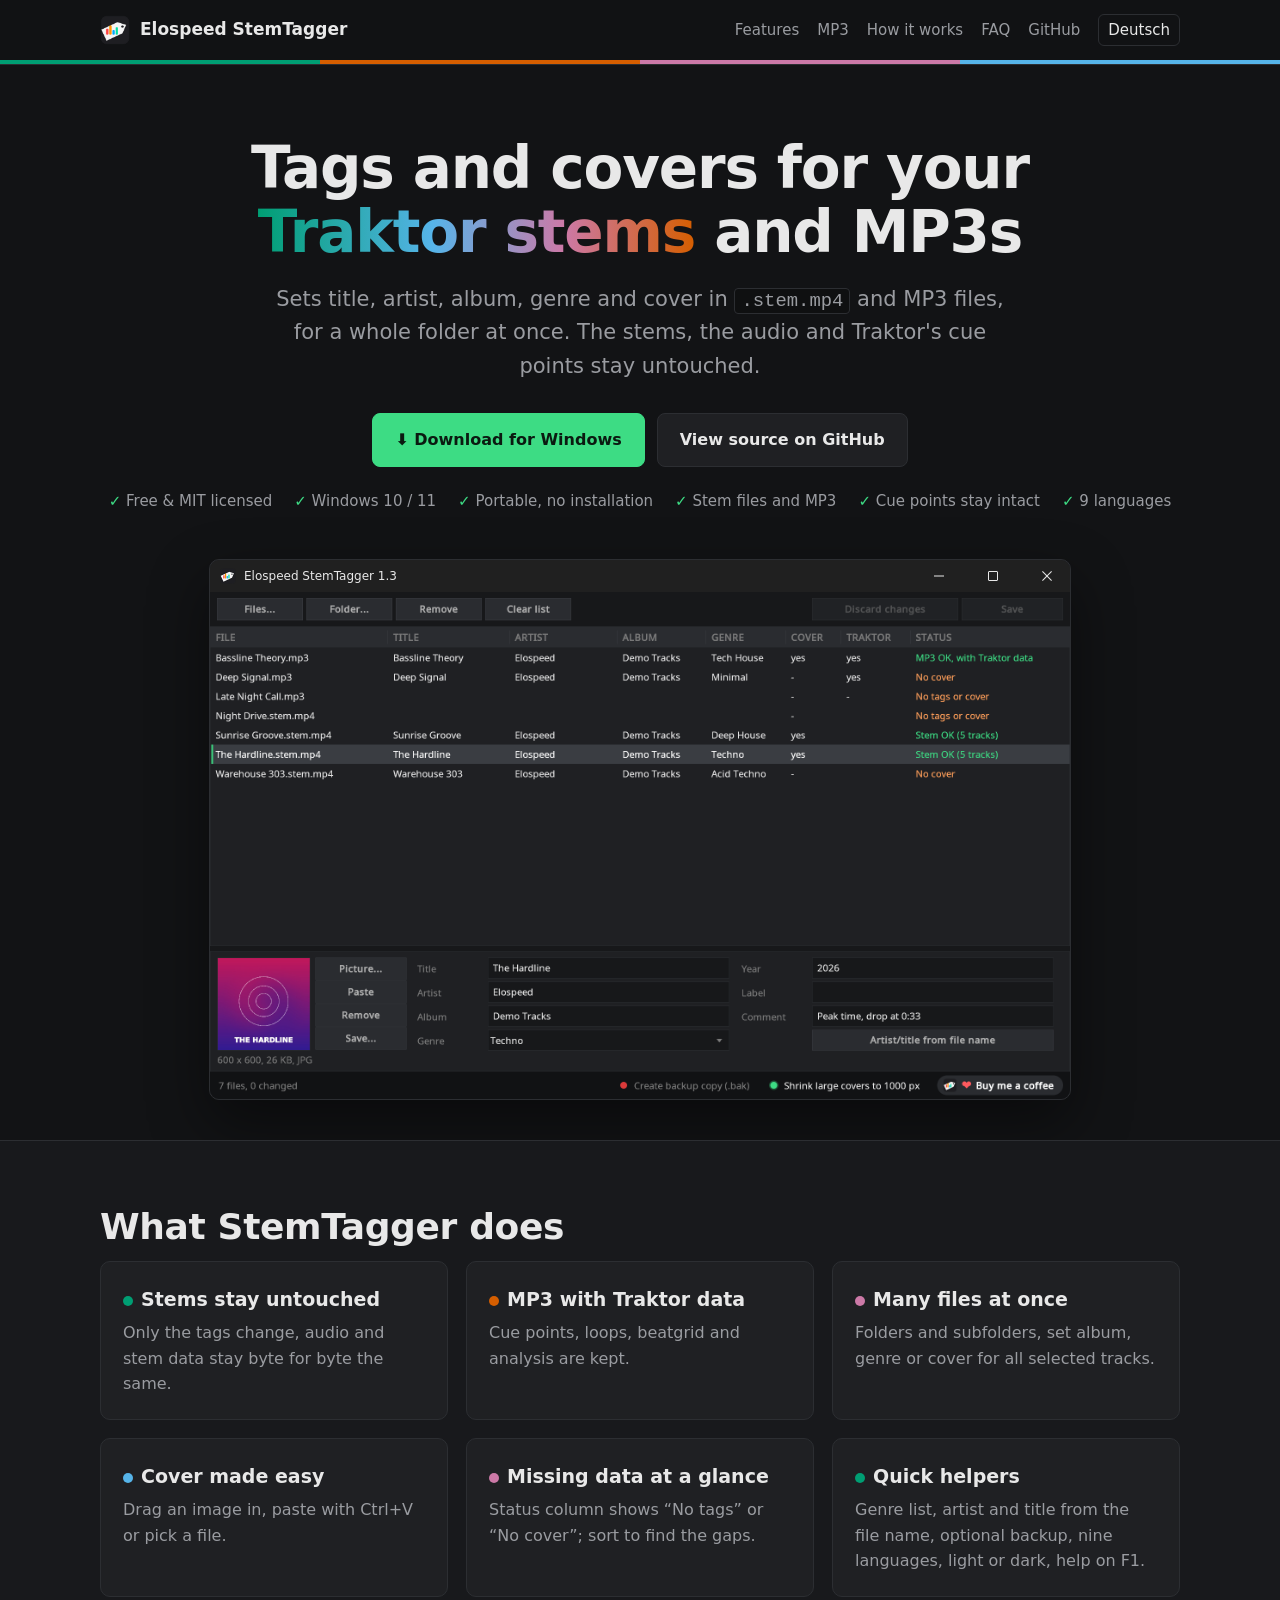
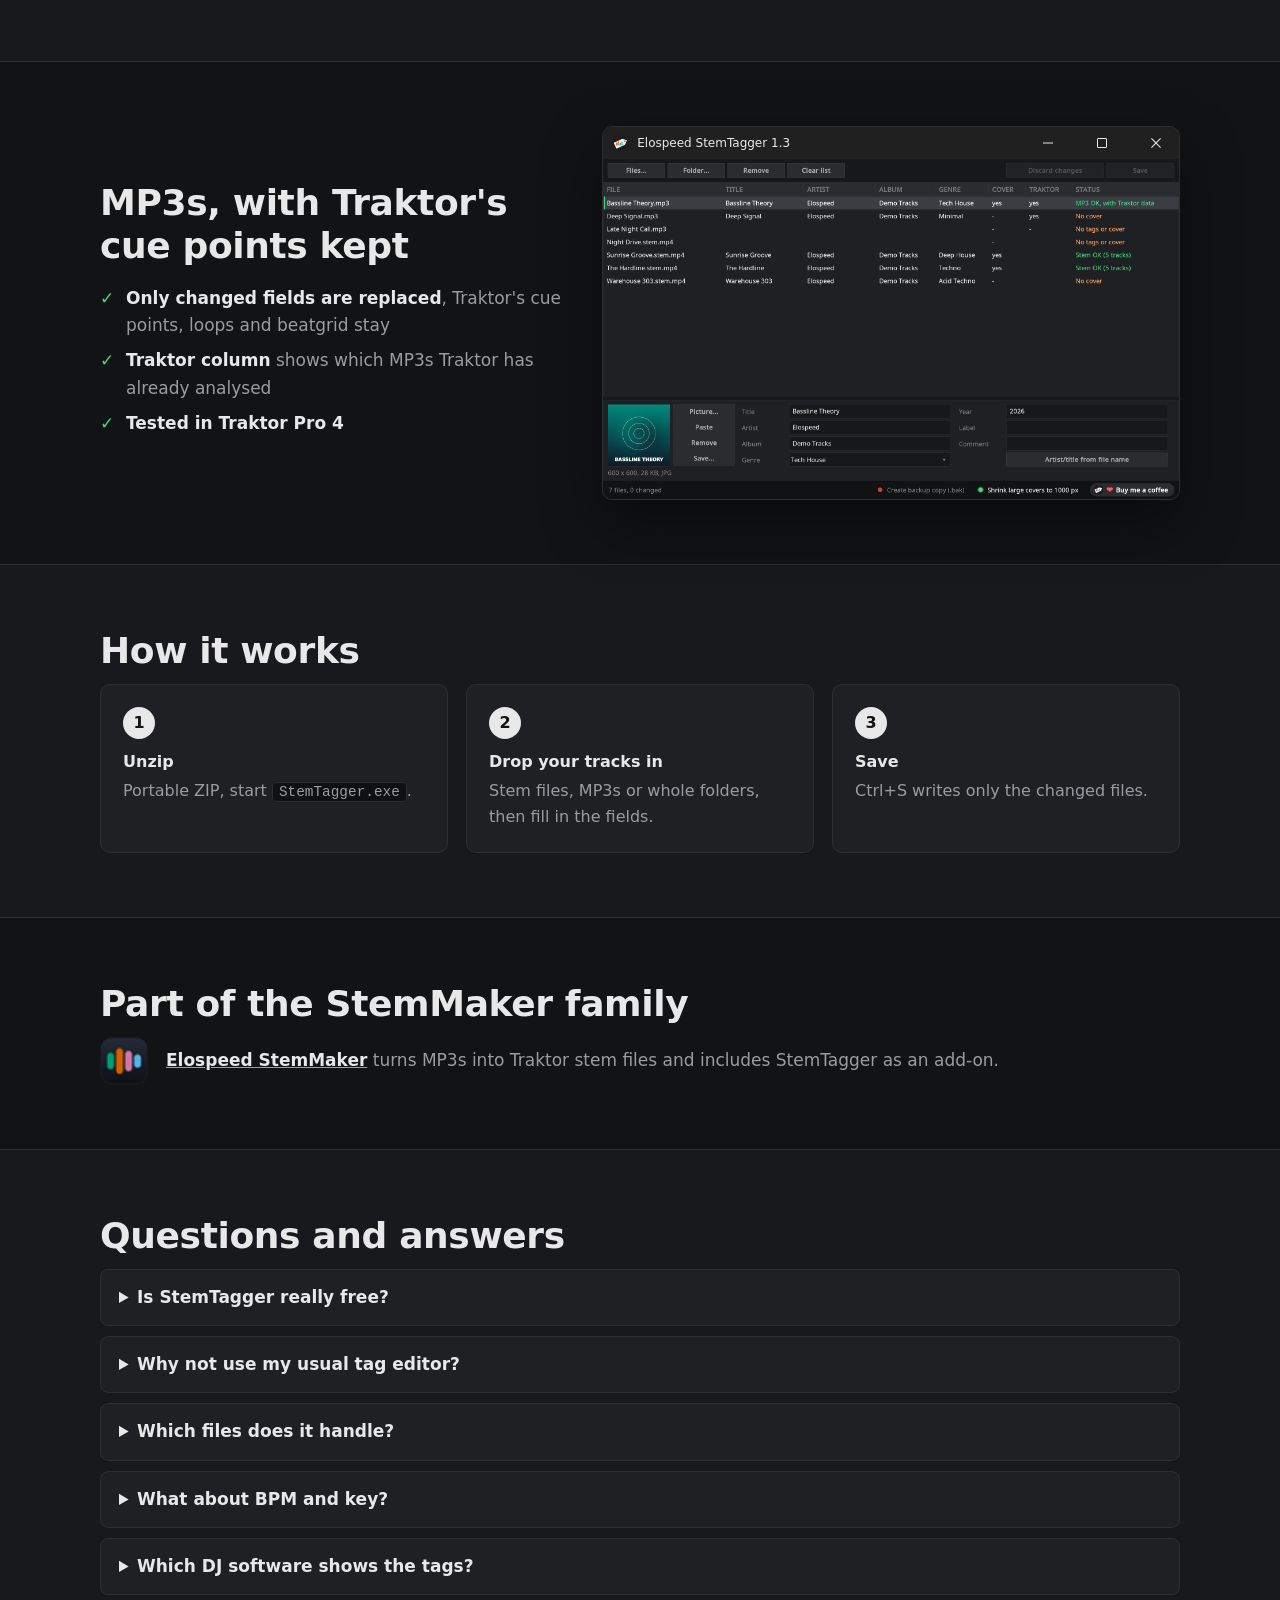
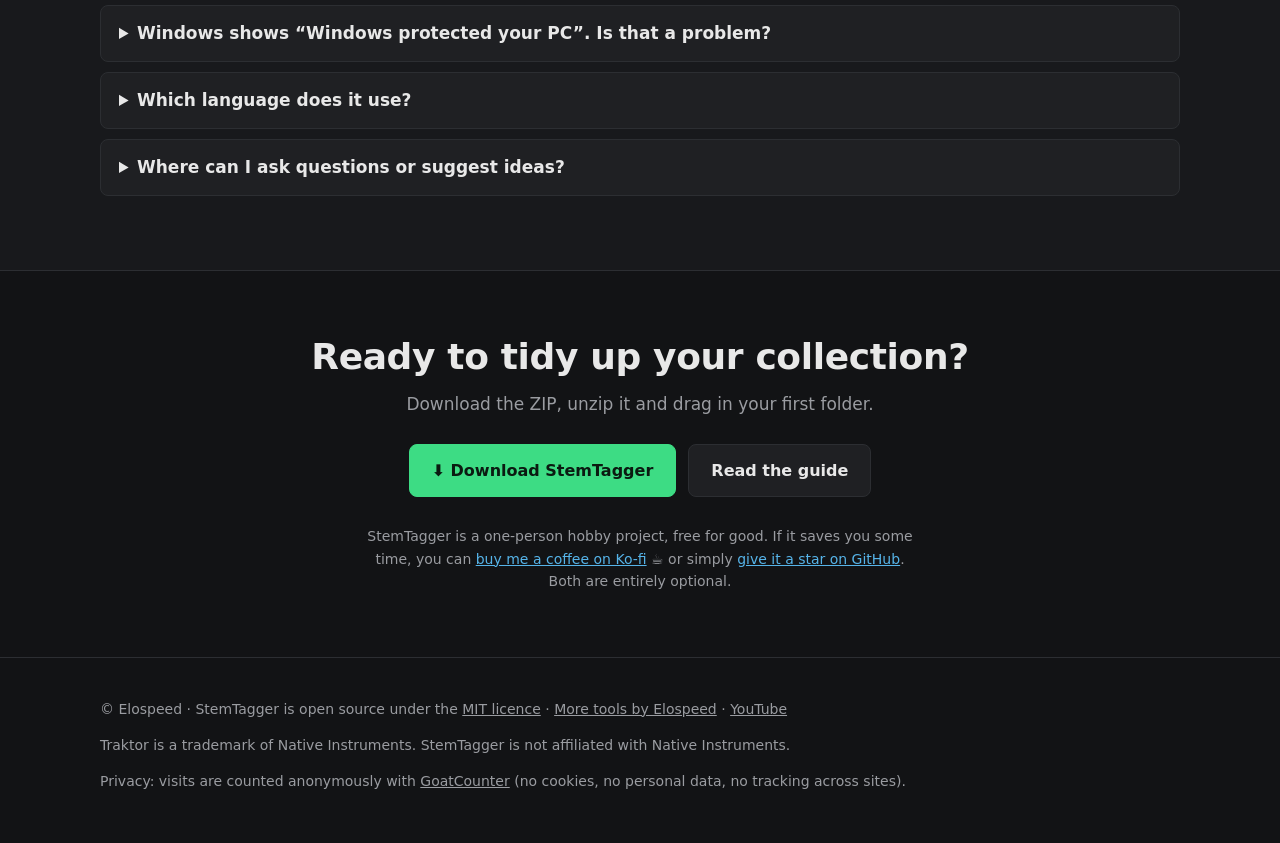
<file: site/index.html>
<!doctype html>
<html lang="en">
<head>
<meta charset="utf-8">
<meta name="viewport" content="width=device-width, initial-scale=1">
<title>StemTagger – free tag and cover editor for Traktor stems and MP3</title>
<meta name="description" content="Elospeed StemTagger sets title, artist, album, genre and cover art in Traktor stem files (.stem.mp4) and MP3s without breaking the stems or Traktor's cue points. Free, open source, portable, for Windows.">
<meta name="keywords" content="stem.mp4 tags, Traktor stems tag editor, stem file cover art, MP3 tag editor Traktor cue points, Traktor Pro 4, Mixxx stems, DJ, ID3, Windows, free, open source">
<meta name="author" content="Elospeed">
<meta name="robots" content="index, follow">
<link rel="canonical" href="https://elospeed.github.io/StemTagger/">
<link rel="alternate" hreflang="en" href="https://elospeed.github.io/StemTagger/">
<link rel="alternate" hreflang="de" href="https://elospeed.github.io/StemTagger/de/">
<link rel="alternate" hreflang="x-default" href="https://elospeed.github.io/StemTagger/">
<meta name="theme-color" content="#121315">
<link rel="icon" type="image/png" href="img/icon-192.png">
<link rel="apple-touch-icon" href="img/icon-192.png">

<meta property="og:type" content="website">
<meta property="og:site_name" content="Elospeed StemTagger">
<meta property="og:title" content="StemTagger – tags and covers for Traktor stems and MP3s">
<meta property="og:description" content="Set title, artist, genre and cover in .stem.mp4 and MP3 files. The stems and Traktor's cue points stay untouched. Free and open source for Windows.">
<meta property="og:url" content="https://elospeed.github.io/StemTagger/">
<meta property="og:image" content="https://elospeed.github.io/StemTagger/img/og-image.png">
<meta property="og:image:width" content="1200">
<meta property="og:image:height" content="630">
<meta property="og:locale" content="en_US">
<meta property="og:locale:alternate" content="de_DE">
<meta name="twitter:card" content="summary_large_image">
<meta name="twitter:title" content="StemTagger – tags and covers for Traktor stems and MP3s">
<meta name="twitter:description" content="Set title, artist, genre and cover in .stem.mp4 and MP3 files. The stems and Traktor's cue points stay untouched. Free and open source for Windows.">
<meta name="twitter:image" content="https://elospeed.github.io/StemTagger/img/og-image.png">

<link rel="stylesheet" href="style.css">

<script>
  // Sprache: deutscher Browser -> deutsche Seite, alle anderen bleiben hier.
  // Wer oben die Sprache umschaltet, behält seine Wahl (gilt für alle Elospeed-Seiten).
  (function () {
    var wahl = null;
    try { wahl = localStorage.getItem('elospeed-lang'); } catch (e) {}
    var browser = (navigator.languages && navigator.languages[0]) || navigator.language || '';
    if (wahl === 'de' || (!wahl && /^de\b/i.test(browser))) location.replace('de/' + location.hash);
  })();
</script>

<script type="application/ld+json">
{
  "@context": "https://schema.org",
  "@type": "SoftwareApplication",
  "name": "Elospeed StemTagger",
  "operatingSystem": "Windows 10, Windows 11 (64-bit)",
  "applicationCategory": "MultimediaApplication",
  "description": "Tag and cover editor for Traktor stem files (.stem.mp4) and MP3 files. Only the tags are rewritten: the stems, the audio and Traktor's own data (cue points, beatgrid) stay byte for byte the same.",
  "url": "https://elospeed.github.io/StemTagger/",
  "downloadUrl": "https://github.com/Elospeed/StemTagger/releases/latest",
  "softwareVersion": "1.3",
  "license": "https://opensource.org/licenses/MIT",
  "isAccessibleForFree": true,
  "offers": { "@type": "Offer", "price": "0", "priceCurrency": "USD" },
  "author": { "@type": "Organization", "name": "Elospeed", "url": "https://github.com/Elospeed" },
  "screenshot": "https://elospeed.github.io/StemTagger/img/stemtagger-en.png"
}
</script>
</head>
<body>

<header class="top">
  <div class="wrap">
    <a class="brand" href="./"><img src="img/icon-192.png" alt="" width="30" height="30">Elospeed StemTagger</a>
    <nav>
      <a class="hide-m" href="#features">Features</a>
      <a class="hide-m" href="#mp3">MP3</a>
      <a class="hide-m" href="#how">How it works</a>
      <a class="hide-m" href="#faq">FAQ</a>
      <a class="hide-m" href="https://github.com/Elospeed/StemTagger">GitHub</a>
      <a class="lang" href="de/" hreflang="de" lang="de" onclick="try{localStorage.setItem('elospeed-lang','de')}catch(e){}">Deutsch</a>
    </nav>
  </div>
  <div class="stripes"><i></i><i></i><i></i><i></i></div>
</header>

<main>

<section class="hero">
  <div class="wrap">
    <h1>Tags and covers for your<br><span class="grad">Traktor stems</span> and MP3s</h1>
    <p class="lead">Sets title, artist, album, genre and cover in <code>.stem.mp4</code> and MP3 files, for a whole folder at once. The stems, the audio and Traktor's cue points stay untouched.</p>
    <div class="cta">
      <a class="btn primary" href="danke.html?f=zip">⬇ Download for Windows</a>
      <a class="btn" href="https://github.com/Elospeed/StemTagger">View source on GitHub</a>
    </div>
    <ul class="facts">
      <li>Free &amp; MIT licensed</li>
      <li>Windows 10 / 11</li>
      <li>Portable, no installation</li>
      <li>Stem files and MP3</li>
      <li>Cue points stay intact</li>
      <li>9 languages</li>
    </ul>
    <figure class="shot hero-shot">
      <div class="bar"><img src="img/icon-32.png" alt=""><span>Elospeed StemTagger 1.3</span><i class="min"></i><i class="max"></i><i class="cls"></i></div>
      <img src="img/stemtagger-en.png" width="1000" height="590" alt="StemTagger window in dark design: a list of stem files and MP3s with title, artist, album, genre, cover, Traktor data and status such as No cover or Stem OK, below the cover and the fields of the selected track">
    </figure>
  </div>
</section>

<section id="features" class="alt">
  <div class="wrap">
    <h2>What StemTagger does</h2>
    <div class="grid">
      <div class="card"><h3><span class="dot" style="background:var(--drums)"></span>Stems stay untouched</h3><p>Only the tags change, audio and stem data stay byte for byte the same.</p></div>
      <div class="card"><h3><span class="dot" style="background:var(--bass)"></span>MP3 with Traktor data</h3><p>Cue points, loops, beatgrid and analysis are kept.</p></div>
      <div class="card"><h3><span class="dot" style="background:var(--other)"></span>Many files at once</h3><p>Folders and subfolders, set album, genre or cover for all selected tracks.</p></div>
      <div class="card"><h3><span class="dot" style="background:var(--vox)"></span>Cover made easy</h3><p>Drag an image in, paste with Ctrl+V or pick a file.</p></div>
      <div class="card"><h3><span class="dot" style="background:var(--other)"></span>Missing data at a glance</h3><p>Status column shows “No tags” or “No cover”; sort to find the gaps.</p></div>
      <div class="card"><h3><span class="dot" style="background:var(--drums)"></span>Quick helpers</h3><p>Genre list, artist and title from the file name, optional backup, nine languages, light or dark, help on F1.</p></div>
    </div>
  </div>
</section>

<section id="mp3">
  <div class="wrap split">
    <div>
      <h2>MP3s, with Traktor's cue points kept</h2>
      <ul class="ticks">
      <li><strong>Only changed fields are replaced</strong>, Traktor's cue points, loops and beatgrid stay</li>
      <li><strong>Traktor column</strong> shows which MP3s Traktor has already analysed</li>
      <li><strong>Tested in Traktor Pro 4</strong></li>
    </ul>
    </div>
    <figure class="shot">
      <div class="bar"><img src="img/icon-32.png" alt=""><span>Elospeed StemTagger 1.3</span><i class="min"></i><i class="max"></i><i class="cls"></i></div>
      <img src="img/stemtagger-mp3-en.png" width="1000" height="590" alt="StemTagger with an MP3 selected: the Traktor column shows yes for MP3s with Traktor data, the status reads MP3 OK, with Traktor data, below the cover and tags of the MP3" loading="lazy">
    </figure>
  </div>
</section>

<section id="how" class="alt">
  <div class="wrap">
    <h2>How it works</h2>
    <ol class="steps">
      <li><strong>Unzip</strong>Portable ZIP, start <code>StemTagger.exe</code>.</li>
      <li><strong>Drop your tracks in</strong>Stem files, MP3s or whole folders, then fill in the fields.</li>
      <li><strong>Save</strong>Ctrl+S writes only the changed files.</li>
    </ol>
  </div>
</section>

<section>
  <div class="wrap">
    <h2>Part of the StemMaker family</h2>
    <div class="family">
      <img src="img/stemmaker-icon-32.png" alt="" width="48" height="48">
      <p><a href="https://elospeed.github.io/StemMaker/"><strong>Elospeed StemMaker</strong></a> turns MP3s into Traktor stem files and includes StemTagger as an add-on.</p>
    </div>
  </div>
</section>

<section id="faq" class="alt">
  <div class="wrap">
    <h2>Questions and answers</h2>
    <details>
      <summary>Is StemTagger really free?</summary>
      <p>Yes. StemTagger is open source under the MIT licence. There are no ads, no account and no paid version. If you like it, you can leave a voluntary donation on <a href="https://ko-fi.com/elospeed" data-goatcounter-click="kofi-stemtagger-seite-en">Ko-fi</a>.</p>
    </details>
    <details>
      <summary>Why not use my usual tag editor?</summary>
      <p>For normal MP3s that is often fine. Stem files are special: besides the master they contain four stem tracks and a block with stem names and colours. Some tag editors rewrite the whole file when saving and leave that block out, and Traktor then loads the file as a normal track. Some also drop Traktor's own data in MP3s (cue points, loops, beatgrid). StemTagger changes only the tag entries and checks the new file before it replaces the original.</p>
    </details>
    <details>
      <summary>Which files does it handle?</summary>
      <p>Traktor stem files (<code>.stem.mp4</code>) and MP3 files. Fields: title, artist, album, genre, year, label, comment and cover. Album artist, track number, BPM and key are kept as they are in the file.</p>
    </details>
    <details>
      <summary>What about BPM and key?</summary>
      <p>Traktor and Mixxx detect them during analysis. Values that are already in the file are kept.</p>
    </details>
    <details>
      <summary>Which DJ software shows the tags?</summary>
      <p>Tested by us with <strong>Traktor Pro 4</strong> and <strong>Mixxx 2.6 beta</strong>: title, artist, album, genre and cover show up, and the stem files still load as stems. Programs that already know a file may need to re-read its tags.</p>
    </details>
    <details>
      <summary>Windows shows “Windows protected your PC”. Is that a problem?</summary>
      <p>StemTagger is not digitally signed, because signing certificates cost money every year. Click “More info” and then “Run anyway”. The full source code is on GitHub, and you can check the download on VirusTotal or build it yourself.</p>
    </details>
    <details>
      <summary>Which language does it use?</summary>
      <p>Nine languages: English, German, Spanish and, since version 1.2, French, Portuguese (Brazil), Italian, Japanese, Dutch and Polish. The six new ones are machine translations that native speakers have not checked yet, so corrections are very welcome. On its own StemTagger follows the language of Windows and falls back to English. As a StemMaker add-on it uses the language you picked in StemMaker.</p>
    </details>
    <details>
      <summary>Where can I ask questions or suggest ideas?</summary>
      <p>In the <a href="https://github.com/Elospeed/StemMaker/discussions">GitHub Discussions</a> of StemMaker. You can attach screenshots and files there. Reading works without an account, writing needs a free GitHub account.</p>
    </details>
  </div>
</section>

<section>
  <div class="wrap" style="text-align:center">
    <h2>Ready to tidy up your collection?</h2>
    <p class="sub" style="margin:0 auto 26px">Download the ZIP, unzip it and drag in your first folder.</p>
    <div class="cta">
      <a class="btn primary" href="danke.html?f=zip">⬇ Download StemTagger</a>
      <a class="btn" href="https://github.com/Elospeed/StemTagger#readme">Read the guide</a>
    </div>
    <p class="support">StemTagger is a one-person hobby project, free for good. If it saves you some time, you can <a href="https://ko-fi.com/elospeed" data-goatcounter-click="kofi-stemtagger-seite-en">buy me a coffee on Ko-fi</a> ☕ or simply <a href="https://github.com/Elospeed/StemTagger">give it a star on GitHub</a>. Both are entirely optional.</p>
  </div>
</section>

</main>

<footer>
  <div class="wrap">
    <div>© Elospeed · StemTagger is open source under the <a href="https://github.com/Elospeed/StemTagger/blob/main/LICENSE">MIT licence</a> · <a href="https://elospeed.github.io/">More tools by Elospeed</a> · <a href="https://www.youtube.com/@elospeed">YouTube</a></div>
    <div>Traktor is a trademark of Native Instruments. StemTagger is not affiliated with Native Instruments.</div>
    <div>Privacy: visits are counted anonymously with <a href="https://www.goatcounter.com/help/privacy">GoatCounter</a> (no cookies, no personal data, no tracking across sites).</div>
  </div>
</footer>

<script data-goatcounter="https://elospeed.goatcounter.com/count" async src="https://gc.zgo.at/count.js"></script>
</body>
</html>
</file>
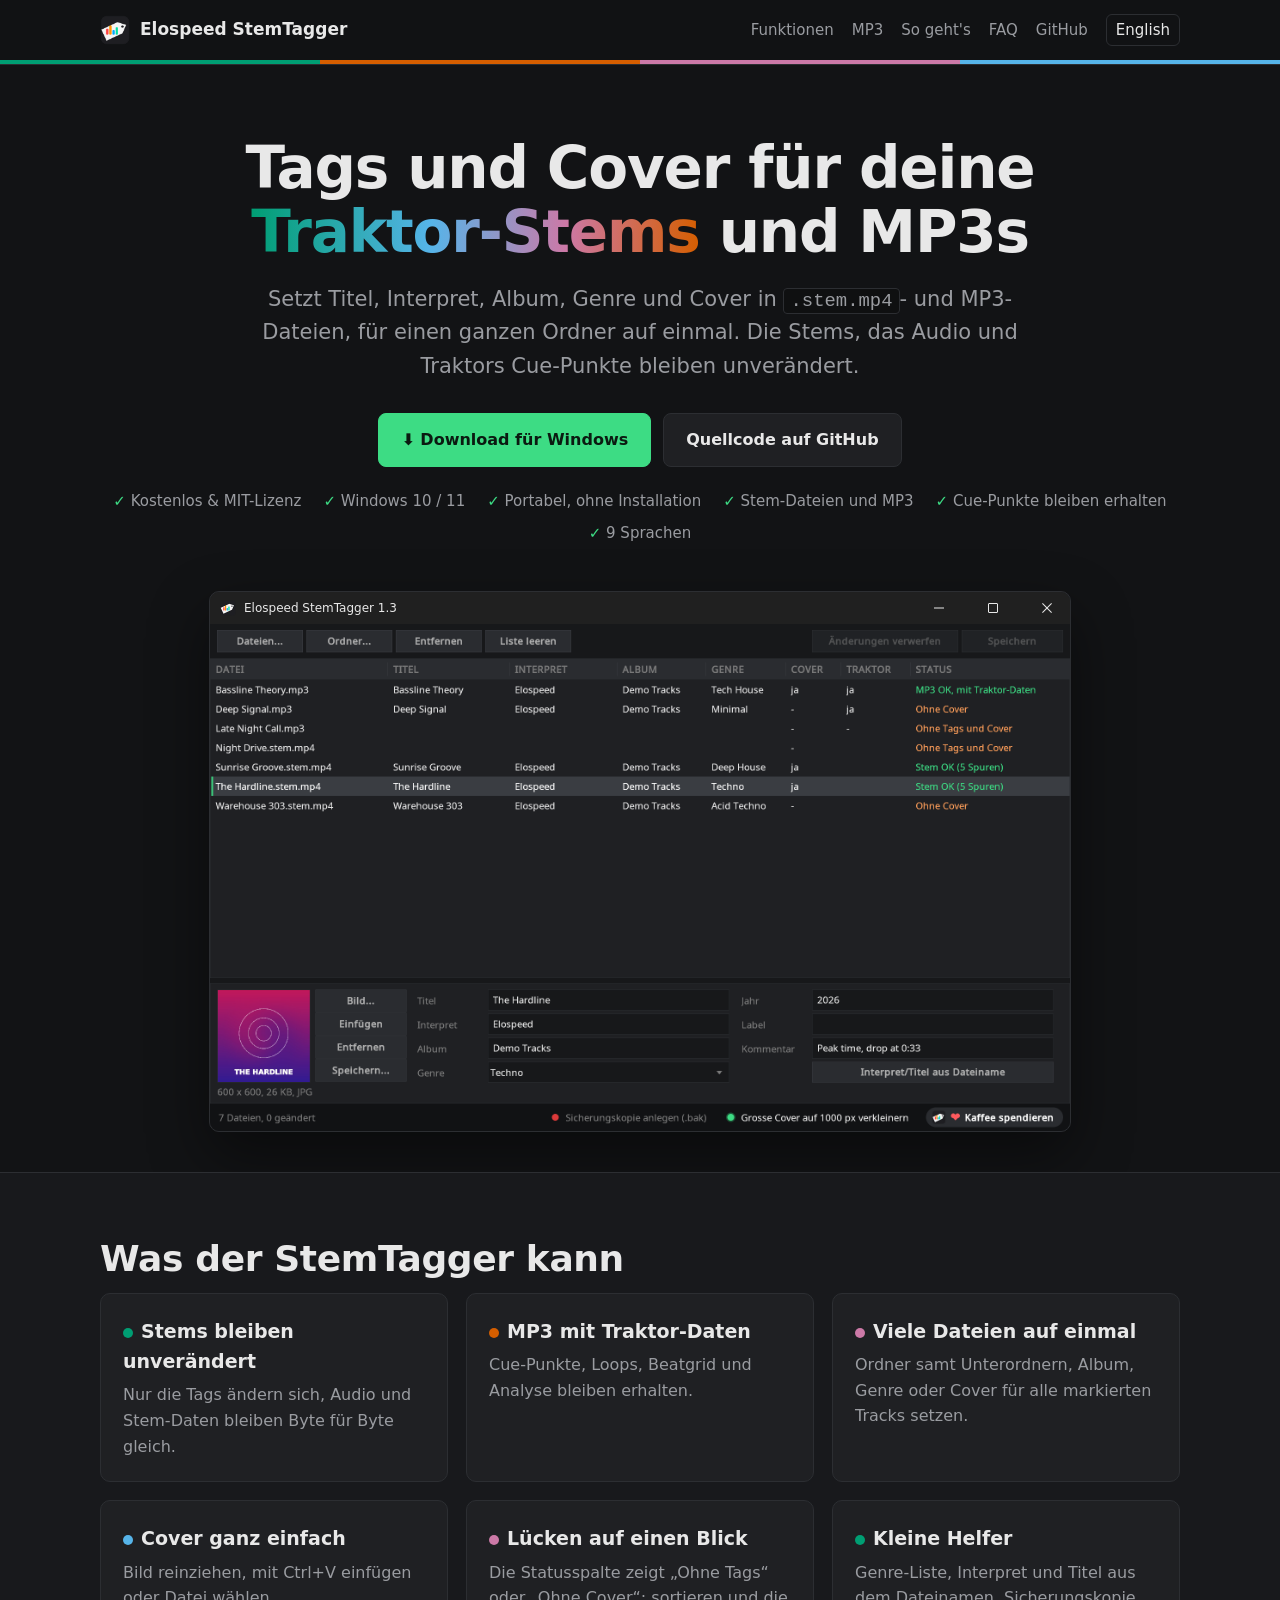
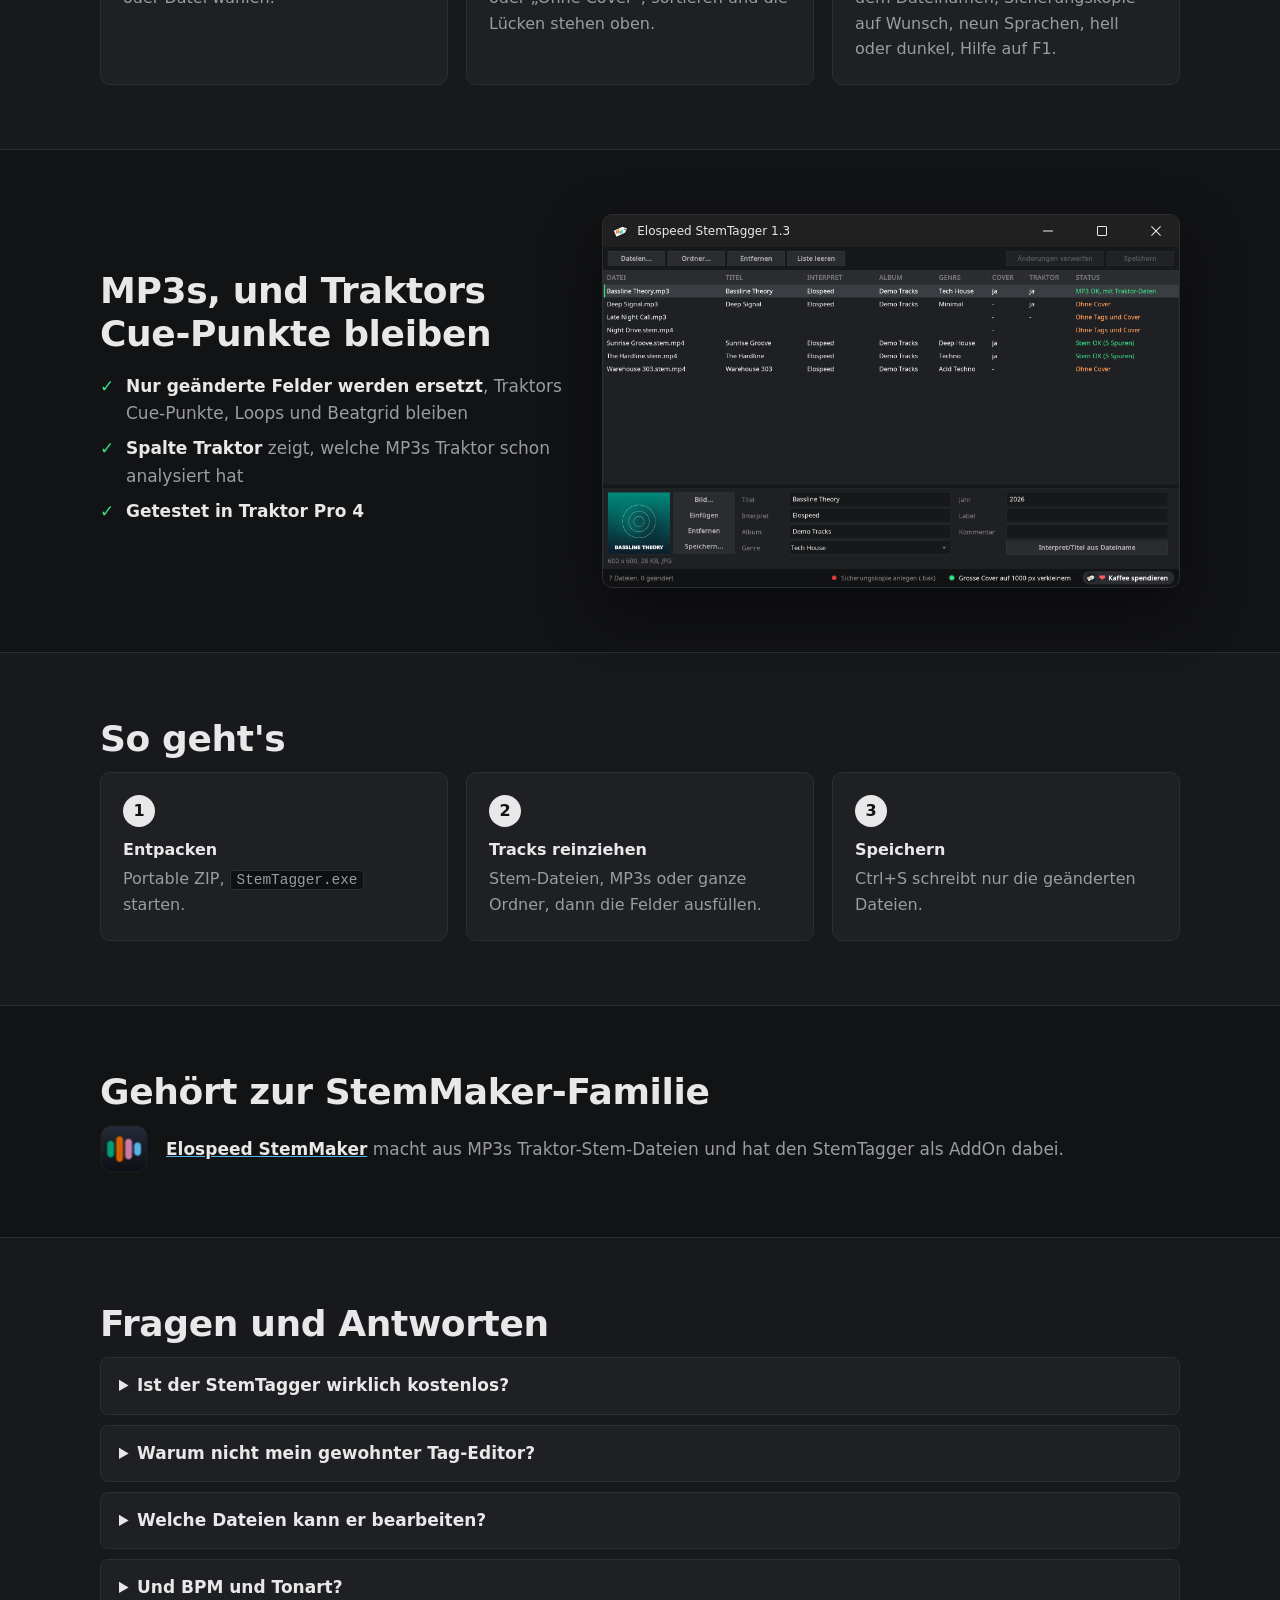
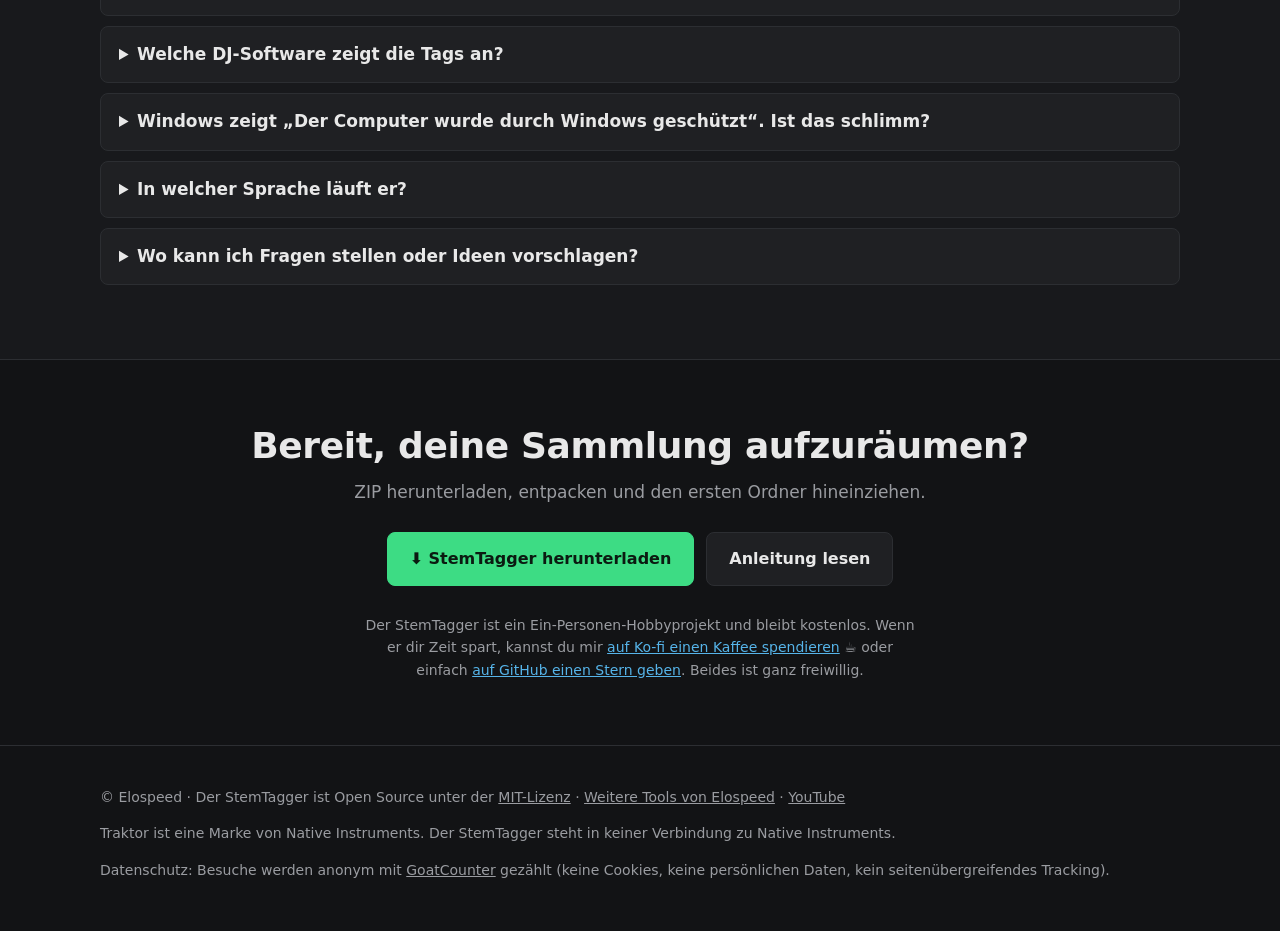
<file: site/de/index.html>
<!doctype html>
<html lang="de">
<head>
<meta charset="utf-8">
<meta name="viewport" content="width=device-width, initial-scale=1">
<title>StemTagger – kostenloser Tag- und Cover-Editor für Traktor-Stems und MP3</title>
<meta name="description" content="Elospeed StemTagger setzt Titel, Interpret, Album, Genre und Cover in Traktor-Stem-Dateien (.stem.mp4) und MP3s, ohne die Stems oder Traktors Cue-Punkte zu beschädigen. Kostenlos, Open Source, portabel, für Windows.">
<meta name="keywords" content="stem.mp4 Tags, Traktor Stems Tag-Editor, Cover Stem-Datei, MP3 Tags Traktor Cue-Punkte, Traktor Pro 4, Mixxx Stems, DJ, ID3, Windows, kostenlos, Open Source">
<meta name="author" content="Elospeed">
<meta name="robots" content="index, follow">
<link rel="canonical" href="https://elospeed.github.io/StemTagger/de/">
<link rel="alternate" hreflang="en" href="https://elospeed.github.io/StemTagger/">
<link rel="alternate" hreflang="de" href="https://elospeed.github.io/StemTagger/de/">
<link rel="alternate" hreflang="x-default" href="https://elospeed.github.io/StemTagger/">
<meta name="theme-color" content="#121315">
<link rel="icon" type="image/png" href="../img/icon-192.png">
<link rel="apple-touch-icon" href="../img/icon-192.png">

<meta property="og:type" content="website">
<meta property="og:site_name" content="Elospeed StemTagger">
<meta property="og:title" content="StemTagger – Tags und Cover für Traktor-Stems und MP3s">
<meta property="og:description" content="Titel, Interpret, Genre und Cover in .stem.mp4- und MP3-Dateien setzen. Die Stems und Traktors Cue-Punkte bleiben unangetastet. Kostenlos und Open Source für Windows.">
<meta property="og:url" content="https://elospeed.github.io/StemTagger/de/">
<meta property="og:image" content="https://elospeed.github.io/StemTagger/img/og-image-de.png">
<meta property="og:image:width" content="1200">
<meta property="og:image:height" content="630">
<meta property="og:locale" content="de_DE">
<meta property="og:locale:alternate" content="en_US">
<meta name="twitter:card" content="summary_large_image">
<meta name="twitter:title" content="StemTagger – Tags und Cover für Traktor-Stems und MP3s">
<meta name="twitter:description" content="Titel, Interpret, Genre und Cover in .stem.mp4- und MP3-Dateien setzen. Die Stems und Traktors Cue-Punkte bleiben unangetastet. Kostenlos und Open Source für Windows.">
<meta name="twitter:image" content="https://elospeed.github.io/StemTagger/img/og-image-de.png">

<link rel="stylesheet" href="../style.css">

<script>
  // Wer oben ausdrücklich Englisch gewählt hat, kommt auf die englische Seite.
  // Ohne eigene Wahl bleibt die deutsche Seite (z. B. bei einem Link aus einem deutschen Forum).
  (function () {
    var wahl = null;
    try { wahl = localStorage.getItem('elospeed-lang'); } catch (e) {}
    if (wahl === 'en') location.replace('../' + location.hash);
  })();
</script>

<script type="application/ld+json">
{
  "@context": "https://schema.org",
  "@type": "SoftwareApplication",
  "name": "Elospeed StemTagger",
  "operatingSystem": "Windows 10, Windows 11 (64-bit)",
  "applicationCategory": "MultimediaApplication",
  "description": "Tag- und Cover-Editor für Traktor-Stem-Dateien (.stem.mp4) und MP3-Dateien. Geändert werden nur die Tags: Stems, Audio und Traktors eigene Daten (Cue-Punkte, Beatgrid) bleiben Byte für Byte gleich.",
  "url": "https://elospeed.github.io/StemTagger/de/",
  "downloadUrl": "https://github.com/Elospeed/StemTagger/releases/latest",
  "softwareVersion": "1.3",
  "inLanguage": "de",
  "license": "https://opensource.org/licenses/MIT",
  "isAccessibleForFree": true,
  "offers": { "@type": "Offer", "price": "0", "priceCurrency": "CHF" },
  "author": { "@type": "Organization", "name": "Elospeed", "url": "https://github.com/Elospeed" },
  "screenshot": "https://elospeed.github.io/StemTagger/img/stemtagger-de.png"
}
</script>
</head>
<body>

<header class="top">
  <div class="wrap">
    <a class="brand" href="./"><img src="../img/icon-192.png" alt="" width="30" height="30">Elospeed StemTagger</a>
    <nav>
      <a class="hide-m" href="#funktionen">Funktionen</a>
      <a class="hide-m" href="#mp3">MP3</a>
      <a class="hide-m" href="#so-gehts">So geht's</a>
      <a class="hide-m" href="#faq">FAQ</a>
      <a class="hide-m" href="https://github.com/Elospeed/StemTagger">GitHub</a>
      <a class="lang" href="../" hreflang="en" lang="en" onclick="try{localStorage.setItem('elospeed-lang','en')}catch(e){}">English</a>
    </nav>
  </div>
  <div class="stripes"><i></i><i></i><i></i><i></i></div>
</header>

<main>

<section class="hero">
  <div class="wrap">
    <h1>Tags und Cover für deine<br><span class="grad">Traktor-Stems</span> und MP3s</h1>
    <p class="lead">Setzt Titel, Interpret, Album, Genre und Cover in <code>.stem.mp4</code>- und MP3-Dateien, für einen ganzen Ordner auf einmal. Die Stems, das Audio und Traktors Cue-Punkte bleiben unverändert.</p>
    <div class="cta">
      <a class="btn primary" href="danke.html?f=zip">⬇ Download für Windows</a>
      <a class="btn" href="https://github.com/Elospeed/StemTagger">Quellcode auf GitHub</a>
    </div>
    <ul class="facts">
      <li>Kostenlos &amp; MIT-Lizenz</li>
      <li>Windows 10 / 11</li>
      <li>Portabel, ohne Installation</li>
      <li>Stem-Dateien und MP3</li>
      <li>Cue-Punkte bleiben erhalten</li>
      <li>9 Sprachen</li>
    </ul>
    <figure class="shot hero-shot">
      <div class="bar"><img src="../img/icon-32.png" alt=""><span>Elospeed StemTagger 1.3</span><i class="min"></i><i class="max"></i><i class="cls"></i></div>
      <img src="../img/stemtagger-de.png" width="1000" height="590" alt="StemTagger-Fenster im dunklen Design: Liste mit Stem-Dateien und MP3s mit Titel, Interpret, Album, Genre, Cover, Traktor-Daten und Status wie „Ohne Cover“ oder „Stem OK“, darunter Cover und Felder des markierten Tracks">
    </figure>
  </div>
</section>

<section id="funktionen" class="alt">
  <div class="wrap">
    <h2>Was der StemTagger kann</h2>
    <div class="grid">
      <div class="card"><h3><span class="dot" style="background:var(--drums)"></span>Stems bleiben unverändert</h3><p>Nur die Tags ändern sich, Audio und Stem-Daten bleiben Byte für Byte gleich.</p></div>
      <div class="card"><h3><span class="dot" style="background:var(--bass)"></span>MP3 mit Traktor-Daten</h3><p>Cue-Punkte, Loops, Beatgrid und Analyse bleiben erhalten.</p></div>
      <div class="card"><h3><span class="dot" style="background:var(--other)"></span>Viele Dateien auf einmal</h3><p>Ordner samt Unterordnern, Album, Genre oder Cover für alle markierten Tracks setzen.</p></div>
      <div class="card"><h3><span class="dot" style="background:var(--vox)"></span>Cover ganz einfach</h3><p>Bild reinziehen, mit Ctrl+V einfügen oder Datei wählen.</p></div>
      <div class="card"><h3><span class="dot" style="background:var(--other)"></span>Lücken auf einen Blick</h3><p>Die Statusspalte zeigt „Ohne Tags“ oder „Ohne Cover“; sortieren und die Lücken stehen oben.</p></div>
      <div class="card"><h3><span class="dot" style="background:var(--drums)"></span>Kleine Helfer</h3><p>Genre-Liste, Interpret und Titel aus dem Dateinamen, Sicherungskopie auf Wunsch, neun Sprachen, hell oder dunkel, Hilfe auf F1.</p></div>
    </div>
  </div>
</section>

<section id="mp3">
  <div class="wrap split">
    <div>
      <h2>MP3s, und Traktors Cue-Punkte bleiben</h2>
      <ul class="ticks">
      <li><strong>Nur geänderte Felder werden ersetzt</strong>, Traktors Cue-Punkte, Loops und Beatgrid bleiben</li>
      <li><strong>Spalte Traktor</strong> zeigt, welche MP3s Traktor schon analysiert hat</li>
      <li><strong>Getestet in Traktor Pro 4</strong></li>
    </ul>
    </div>
    <figure class="shot">
      <div class="bar"><img src="../img/icon-32.png" alt=""><span>Elospeed StemTagger 1.3</span><i class="min"></i><i class="max"></i><i class="cls"></i></div>
      <img src="../img/stemtagger-mp3-de.png" width="1000" height="590" alt="StemTagger mit markierter MP3: Die Spalte Traktor zeigt „ja“ bei MP3s mit Traktor-Daten, der Status lautet „MP3 OK, mit Traktor-Daten“, darunter Cover und Tags der MP3" loading="lazy">
    </figure>
  </div>
</section>

<section id="so-gehts" class="alt">
  <div class="wrap">
    <h2>So geht's</h2>
    <ol class="steps">
      <li><strong>Entpacken</strong>Portable ZIP, <code>StemTagger.exe</code> starten.</li>
      <li><strong>Tracks reinziehen</strong>Stem-Dateien, MP3s oder ganze Ordner, dann die Felder ausfüllen.</li>
      <li><strong>Speichern</strong>Ctrl+S schreibt nur die geänderten Dateien.</li>
    </ol>
  </div>
</section>

<section>
  <div class="wrap">
    <h2>Gehört zur StemMaker-Familie</h2>
    <div class="family">
      <img src="../img/stemmaker-icon-32.png" alt="" width="48" height="48">
      <p><a href="https://elospeed.github.io/StemMaker/de/"><strong>Elospeed StemMaker</strong></a> macht aus MP3s Traktor-Stem-Dateien und hat den StemTagger als AddOn dabei.</p>
    </div>
  </div>
</section>

<section id="faq" class="alt">
  <div class="wrap">
    <h2>Fragen und Antworten</h2>
    <details>
      <summary>Ist der StemTagger wirklich kostenlos?</summary>
      <p>Ja. Der StemTagger ist Open Source unter der MIT-Lizenz. Keine Werbung, kein Konto und keine Bezahlversion. Wenn er dir gefällt, kannst du auf <a href="https://ko-fi.com/elospeed" data-goatcounter-click="kofi-stemtagger-seite-de">Ko-fi</a> freiwillig etwas spenden.</p>
    </details>
    <details>
      <summary>Warum nicht mein gewohnter Tag-Editor?</summary>
      <p>Für normale MP3s geht das oft gut. Stem-Dateien sind aber besonders: Neben dem Master enthalten sie vier Stem-Spuren und einen Block mit Namen und Farben der Stems. Manche Tag-Editoren schreiben beim Speichern die ganze Datei neu und lassen diesen Block weg, und Traktor lädt die Datei danach als normalen Track. Manche werfen auch Traktors eigene Daten in MP3s weg (Cue-Punkte, Loops, Beatgrid). Der StemTagger ändert nur die Tag-Einträge und prüft die neue Datei, bevor sie das Original ersetzt.</p>
    </details>
    <details>
      <summary>Welche Dateien kann er bearbeiten?</summary>
      <p>Traktor-Stem-Dateien (<code>.stem.mp4</code>) und MP3-Dateien. Felder: Titel, Interpret, Album, Genre, Jahr, Label, Kommentar und Cover. Album-Interpret, Track-Nr., BPM und Tonart bleiben so, wie sie in der Datei stehen.</p>
    </details>
    <details>
      <summary>Und BPM und Tonart?</summary>
      <p>Die ermitteln Traktor und Mixxx beim Analysieren selbst. Werte, die schon in der Datei stehen, bleiben erhalten.</p>
    </details>
    <details>
      <summary>Welche DJ-Software zeigt die Tags an?</summary>
      <p>Von uns getestet mit <strong>Traktor Pro 4</strong> und <strong>Mixxx 2.6 Beta</strong>: Titel, Interpret, Album, Genre und Cover werden angezeigt, und die Stem-Dateien laden weiterhin als Stems. Programme, die eine Datei schon kennen, müssen ihre Tags eventuell neu einlesen.</p>
    </details>
    <details>
      <summary>Windows zeigt „Der Computer wurde durch Windows geschützt“. Ist das schlimm?</summary>
      <p>Der StemTagger ist nicht digital signiert, weil Signatur-Zertifikate jedes Jahr Geld kosten. Auf „Weitere Informationen“ und dann „Trotzdem ausführen“ klicken. Der ganze Quellcode liegt auf GitHub, und du kannst den Download bei VirusTotal prüfen oder selbst bauen.</p>
    </details>
    <details>
      <summary>In welcher Sprache läuft er?</summary>
      <p>In neun Sprachen: Deutsch, Englisch, Spanisch und seit Version 1.2 Französisch, Portugiesisch (Brasilien), Italienisch, Japanisch, Niederländisch und Polnisch. Die sechs neuen sind maschinelle Übersetzungen, die noch kein Muttersprachler gegengelesen hat, Verbesserungen sind sehr willkommen. Allein gestartet richtet sich der StemTagger nach der Sprache von Windows, sonst Englisch. Als AddOn von StemMaker nimmt er die Sprache, die du in StemMaker gewählt hast.</p>
    </details>
    <details>
      <summary>Wo kann ich Fragen stellen oder Ideen vorschlagen?</summary>
      <p>In den <a href="https://github.com/Elospeed/StemMaker/discussions">GitHub Discussions</a> von StemMaker. Dort kannst du auch Screenshots und Dateien anhängen. Lesen geht ohne Konto, zum Schreiben braucht es ein kostenloses GitHub-Konto.</p>
    </details>
  </div>
</section>

<section>
  <div class="wrap" style="text-align:center">
    <h2>Bereit, deine Sammlung aufzuräumen?</h2>
    <p class="sub" style="margin:0 auto 26px">ZIP herunterladen, entpacken und den ersten Ordner hineinziehen.</p>
    <div class="cta">
      <a class="btn primary" href="danke.html?f=zip">⬇ StemTagger herunterladen</a>
      <a class="btn" href="https://github.com/Elospeed/StemTagger/blob/main/LIESMICH.md">Anleitung lesen</a>
    </div>
    <p class="support">Der StemTagger ist ein Ein-Personen-Hobbyprojekt und bleibt kostenlos. Wenn er dir Zeit spart, kannst du mir <a href="https://ko-fi.com/elospeed" data-goatcounter-click="kofi-stemtagger-seite-de">auf Ko-fi einen Kaffee spendieren</a> ☕ oder einfach <a href="https://github.com/Elospeed/StemTagger">auf GitHub einen Stern geben</a>. Beides ist ganz freiwillig.</p>
  </div>
</section>

</main>

<footer>
  <div class="wrap">
    <div>© Elospeed · Der StemTagger ist Open Source unter der <a href="https://github.com/Elospeed/StemTagger/blob/main/LICENSE">MIT-Lizenz</a> · <a href="https://elospeed.github.io/de/">Weitere Tools von Elospeed</a> · <a href="https://www.youtube.com/@elospeed">YouTube</a></div>
    <div>Traktor ist eine Marke von Native Instruments. Der StemTagger steht in keiner Verbindung zu Native Instruments.</div>
    <div>Datenschutz: Besuche werden anonym mit <a href="https://www.goatcounter.com/help/privacy">GoatCounter</a> gezählt (keine Cookies, keine persönlichen Daten, kein seitenübergreifendes Tracking).</div>
  </div>
</footer>

<script data-goatcounter="https://elospeed.goatcounter.com/count" async src="https://gc.zgo.at/count.js"></script>
</body>
</html>
</file>
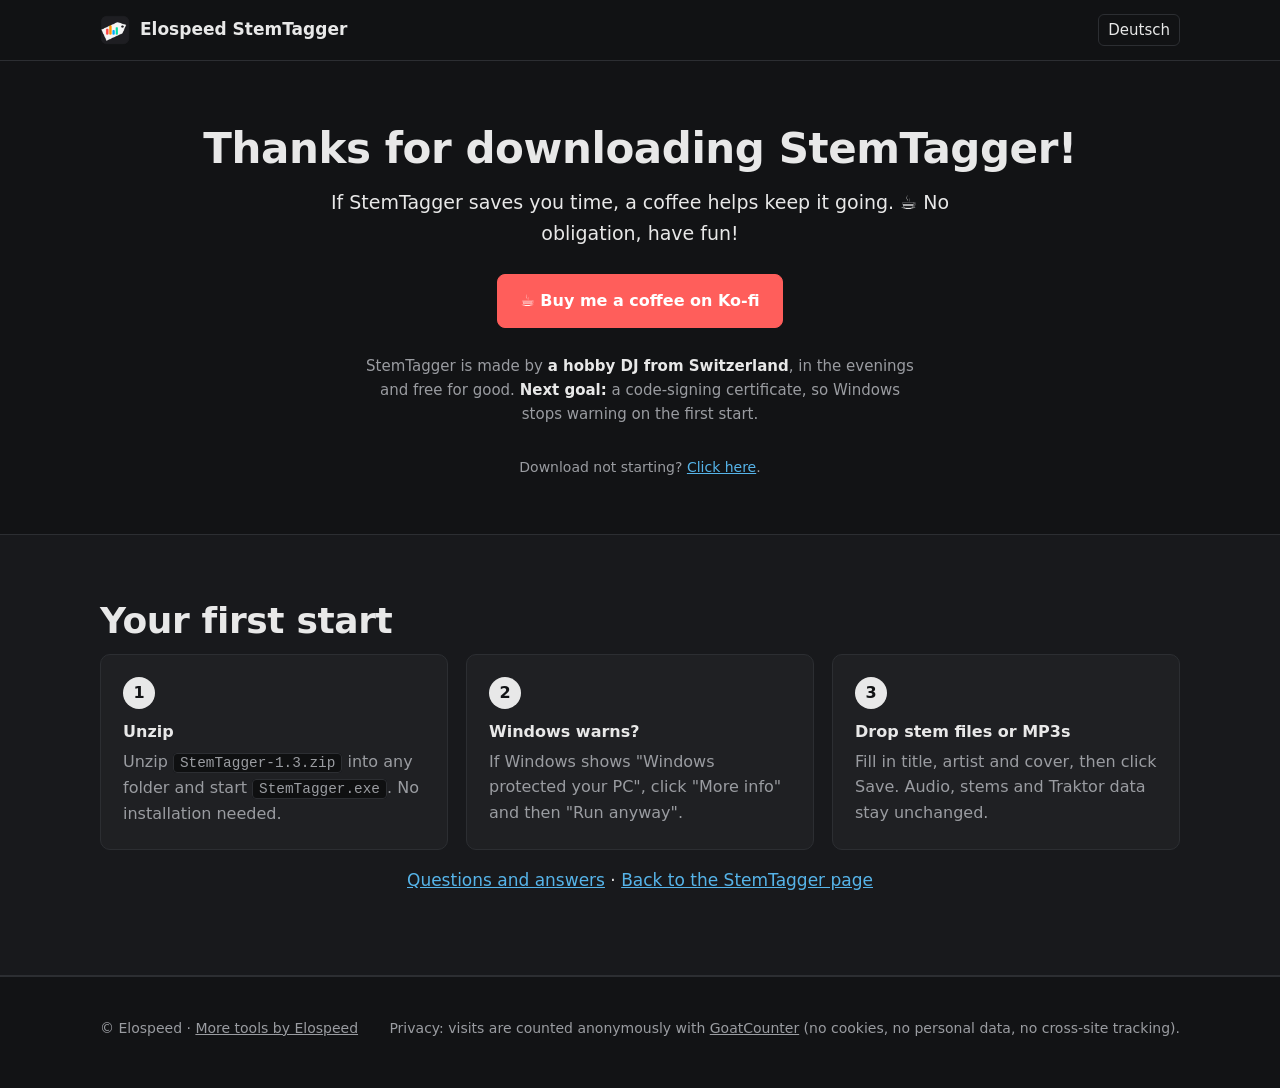
<file: site/danke.html>
<!doctype html>
<html lang="en">
<head>
<meta charset="utf-8">
<meta name="viewport" content="width=device-width, initial-scale=1">
<title>Thanks for downloading StemTagger</title>
<meta name="robots" content="noindex, follow">
<meta name="theme-color" content="#121315">
<link rel="icon" type="image/png" href="img/icon-192.png">
<link rel="alternate" hreflang="de" href="https://elospeed.github.io/StemTagger/de/danke.html">
<link rel="stylesheet" href="style.css">
<script src="danke.js"></script>
</head>
<body>

<header class="top">
  <div class="wrap">
    <a class="brand" href="./"><img src="img/icon-192.png" alt="" width="30" height="30">Elospeed StemTagger</a>
    <nav>
      <a class="lang" href="de/danke.html" hreflang="de" lang="de">Deutsch</a>
    </nav>
  </div>
</header>

<main>

<section class="danke">
  <div class="wrap">
    <h1 data-laeuft="Thanks! Your download is running.">Thanks for downloading StemTagger!</h1>
    <p class="lead">If StemTagger saves you time, a coffee helps keep it going. ☕ No obligation, have fun!</p>
    <div class="cta">
      <a class="btn kofi" href="https://ko-fi.com/elospeed" data-goatcounter-click="kofi-stemtagger-danke-en" data-goatcounter-title="Ko-fi (thank-you page EN)">☕ Buy me a coffee on Ko-fi</a>
    </div>
    <p class="wer">StemTagger is made by <strong>a hobby DJ from Switzerland</strong>, in the evenings and free for good. <strong>Next goal:</strong> a code-signing certificate, so Windows stops warning on the first start.</p>
    <p class="klein">Download not starting? <a id="nochmal" href="https://github.com/Elospeed/StemTagger/releases/latest">Click here</a>.</p>
  </div>
</section>

<section class="alt danke-start">
  <div class="wrap">
    <h2>Your first start</h2>
    <ol class="steps">
      <li><strong>Unzip</strong>Unzip <code data-dateiname>StemTagger.zip</code> into any folder and start <code>StemTagger.exe</code>. No installation needed.</li>
      <li><strong>Windows warns?</strong>If Windows shows "Windows protected your PC", click "More info" and then "Run anyway".</li>
      <li><strong>Drop stem files or MP3s</strong>Fill in title, artist and cover, then click Save. Audio, stems and Traktor data stay unchanged.</li>
    </ol>
    <p class="klein" style="text-align:center"><a href="./#faq">Questions and answers</a> · <a href="./">Back to the StemTagger page</a></p>
  </div>
</section>

</main>

<footer>
  <div class="wrap">
    <div>© Elospeed · <a href="https://elospeed.github.io/">More tools by Elospeed</a></div>
    <div>Privacy: visits are counted anonymously with <a href="https://www.goatcounter.com/help/privacy">GoatCounter</a> (no cookies, no personal data, no cross-site tracking).</div>
  </div>
</footer>

<script data-goatcounter="https://elospeed.goatcounter.com/count" async src="https://gc.zgo.at/count.js"></script>
</body>
</html>
</file>
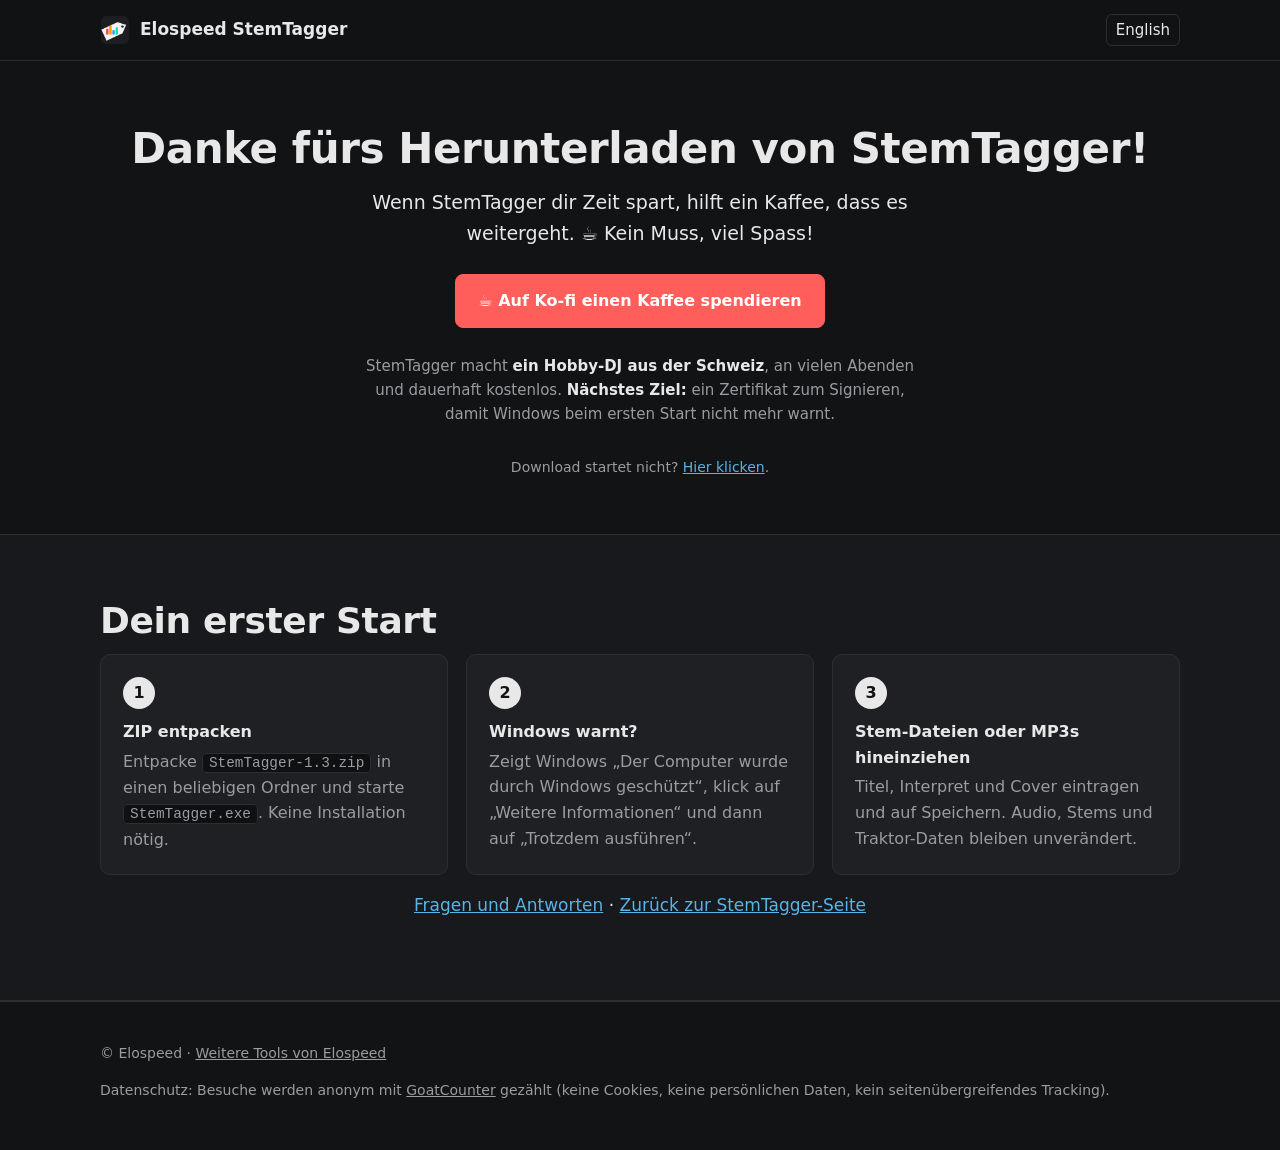
<file: site/de/danke.html>
<!doctype html>
<html lang="de">
<head>
<meta charset="utf-8">
<meta name="viewport" content="width=device-width, initial-scale=1">
<title>Danke fürs Herunterladen von StemTagger</title>
<meta name="robots" content="noindex, follow">
<meta name="theme-color" content="#121315">
<link rel="icon" type="image/png" href="../img/icon-192.png">
<link rel="alternate" hreflang="en" href="https://elospeed.github.io/StemTagger/danke.html">
<link rel="stylesheet" href="../style.css">
<script src="../danke.js"></script>
</head>
<body>

<header class="top">
  <div class="wrap">
    <a class="brand" href="./"><img src="../img/icon-192.png" alt="" width="30" height="30">Elospeed StemTagger</a>
    <nav>
      <a class="lang" href="../danke.html" hreflang="en" lang="en">English</a>
    </nav>
  </div>
</header>

<main>

<section class="danke">
  <div class="wrap">
    <h1 data-laeuft="Danke! Dein Download läuft.">Danke fürs Herunterladen von StemTagger!</h1>
    <p class="lead">Wenn StemTagger dir Zeit spart, hilft ein Kaffee, dass es weitergeht. ☕ Kein Muss, viel Spass!</p>
    <div class="cta">
      <a class="btn kofi" href="https://ko-fi.com/elospeed" data-goatcounter-click="kofi-stemtagger-danke-de" data-goatcounter-title="Ko-fi (Danke-Seite DE)">☕ Auf Ko-fi einen Kaffee spendieren</a>
    </div>
    <p class="wer">StemTagger macht <strong>ein Hobby-DJ aus der Schweiz</strong>, an vielen Abenden und dauerhaft kostenlos. <strong>Nächstes Ziel:</strong> ein Zertifikat zum Signieren, damit Windows beim ersten Start nicht mehr warnt.</p>
    <p class="klein">Download startet nicht? <a id="nochmal" href="https://github.com/Elospeed/StemTagger/releases/latest">Hier klicken</a>.</p>
  </div>
</section>

<section class="alt danke-start">
  <div class="wrap">
    <h2>Dein erster Start</h2>
    <ol class="steps">
      <li><strong>ZIP entpacken</strong>Entpacke <code data-dateiname>StemTagger.zip</code> in einen beliebigen Ordner und starte <code>StemTagger.exe</code>. Keine Installation nötig.</li>
      <li><strong>Windows warnt?</strong>Zeigt Windows „Der Computer wurde durch Windows geschützt“, klick auf „Weitere Informationen“ und dann auf „Trotzdem ausführen“.</li>
      <li><strong>Stem-Dateien oder MP3s hineinziehen</strong>Titel, Interpret und Cover eintragen und auf Speichern. Audio, Stems und Traktor-Daten bleiben unverändert.</li>
    </ol>
    <p class="klein" style="text-align:center"><a href="./#faq">Fragen und Antworten</a> · <a href="./">Zurück zur StemTagger-Seite</a></p>
  </div>
</section>

</main>

<footer>
  <div class="wrap">
    <div>© Elospeed · <a href="https://elospeed.github.io/">Weitere Tools von Elospeed</a></div>
    <div>Datenschutz: Besuche werden anonym mit <a href="https://www.goatcounter.com/help/privacy">GoatCounter</a> gezählt (keine Cookies, keine persönlichen Daten, kein seitenübergreifendes Tracking).</div>
  </div>
</footer>

<script data-goatcounter="https://elospeed.goatcounter.com/count" async src="https://gc.zgo.at/count.js"></script>
</body>
</html>
</file>
<file: site/style.css>
/* Elospeed StemTagger - Projektseite
   Ein einziges Stylesheet für die englische und die deutsche Seite.
   Gleicher Aufbau wie die StemMaker-Seite, Farben der vier Stems
   wie in StemMaker (Drums, Bass, Other, Vox). */

:root {
  --bg: #121315;
  --bg-2: #18191c;
  --panel: #1f2023;
  --line: #2c2e32;
  --text: #e8e8e8;
  --muted: #9a9ca1;
  --drums: #009e73;
  --bass: #d55e00;
  --other: #cc79a7;
  --vox: #56b4e9;
  --accent: #3ddc84;
  --radius: 10px;
  --max: 1120px;
}

* { box-sizing: border-box; }

html { scroll-behavior: smooth; }

body {
  margin: 0;
  background: var(--bg);
  color: var(--text);
  font-family: "Inter", system-ui, -apple-system, "Segoe UI", Roboto, sans-serif;
  font-size: 17px;
  line-height: 1.6;
  -webkit-font-smoothing: antialiased;
}

a { color: var(--vox); }
a:hover { color: #8fd0f5; }

img { max-width: 100%; height: auto; display: block; }

.wrap { max-width: var(--max); margin: 0 auto; padding: 0 20px; }

/* ---- Kopfzeile ---- */
header.top {
  position: sticky; top: 0; z-index: 10;
  background: rgba(18, 19, 21, .88);
  backdrop-filter: blur(8px);
  border-bottom: 1px solid var(--line);
}
header.top .wrap {
  display: flex; align-items: center; gap: 16px;
  height: 60px;
}
.brand {
  display: flex; align-items: center; gap: 10px;
  color: var(--text); text-decoration: none; font-weight: 700;
}
.brand img { width: 30px; height: 30px; border-radius: 6px; }
header.top nav { margin-left: auto; display: flex; gap: 18px; align-items: center; }
header.top nav a { color: var(--muted); text-decoration: none; font-size: 15px; }
header.top nav a:hover { color: var(--text); }
header.top nav .lang {
  border: 1px solid var(--line); border-radius: 6px; padding: 3px 9px; color: var(--text);
}
@media (max-width: 720px) {
  header.top nav a.hide-m { display: none; }
}

/* ---- Stem-Streifen als Markenzeichen ---- */
.stripes { display: flex; height: 4px; }
.stripes i { flex: 1; }
.stripes i:nth-child(1) { background: var(--drums); }
.stripes i:nth-child(2) { background: var(--bass); }
.stripes i:nth-child(3) { background: var(--other); }
.stripes i:nth-child(4) { background: var(--vox); }

/* ---- Startbereich ---- */
.hero { padding: 72px 0 40px; text-align: center; }
.hero h1 {
  font-size: clamp(34px, 5.5vw, 58px);
  line-height: 1.1; margin: 0 0 18px; letter-spacing: -.02em;
}
.hero h1 .grad {
  background: linear-gradient(90deg, var(--drums), var(--vox) 40%, var(--other) 70%, var(--bass));
  -webkit-background-clip: text; background-clip: text; color: transparent;
}
.hero p.lead {
  font-size: clamp(18px, 2.2vw, 21px); color: var(--muted);
  max-width: 760px; margin: 0 auto 30px;
}
.cta { display: flex; gap: 12px; justify-content: center; flex-wrap: wrap; }
/* Ko-fi-Zeile unter dem Download-Knopf am Seitenende */
.support { max-width: 560px; margin: 28px auto 0; font-size: 14px; color: var(--muted); }
.btn {
  display: inline-flex; align-items: center; gap: 8px;
  padding: 13px 22px; border-radius: 8px; font-weight: 700; font-size: 16px;
  text-decoration: none; border: 1px solid var(--line); color: var(--text);
  background: var(--panel);
}
.btn:hover { color: var(--text); border-color: #4a4d52; }
.btn.primary { background: var(--accent); border-color: var(--accent); color: #0b1a11; }
.btn.primary:hover { background: #5ae69b; color: #0b1a11; }
.hero .facts {
  margin: 22px 0 0; padding: 0; list-style: none;
  display: flex; gap: 8px 22px; justify-content: center; flex-wrap: wrap;
  color: var(--muted); font-size: 15px;
}
.hero .facts li::before { content: "✓ "; color: var(--accent); }

/* ---- Screenshots im Fensterrahmen ---- */
.shot {
  margin: 0; background: var(--panel);
  border: 1px solid var(--line); border-radius: var(--radius);
  overflow: hidden; box-shadow: 0 24px 60px rgba(0, 0, 0, .45);
}
/* Titelleiste wie unter Windows 11: Symbol und Titel links, Minimieren/Maximieren/Schliessen rechts */
.shot .bar {
  display: flex; align-items: center; gap: 8px;
  height: 32px; padding: 0 0 0 10px; background: #202020;
  font: 12px "Segoe UI", system-ui, sans-serif; color: #e8e8e8;
}
.shot.light .bar { background: #f3f3f3; color: #1b1b1b; border-bottom: 1px solid #e5e5e5; }
.shot .bar img { width: 16px; height: 16px; flex: none; }
.shot .bar span { flex: 1; text-align: left; white-space: nowrap; overflow: hidden; text-overflow: ellipsis; }
.shot .bar i { position: relative; width: 46px; height: 32px; flex: none; }
.shot .bar i::before, .shot .bar i::after {
  content: ""; position: absolute; left: 50%; top: 50%; transform: translate(-50%, -50%);
}
.shot .bar .min::before { width: 10px; height: 1px; background: currentColor; }
.shot .bar .max::before { width: 8px; height: 8px; border: 1px solid currentColor; border-radius: 1px; }
.shot .bar .cls::before, .shot .bar .cls::after { width: 13px; height: 1px; background: currentColor; }
.shot .bar .cls::before { transform: translate(-50%, -50%) rotate(45deg); }
.shot .bar .cls::after { transform: translate(-50%, -50%) rotate(-45deg); }
@media (max-width: 560px) { .shot .bar i { width: 32px; } }
.shot img { width: 100%; }
figcaption { color: var(--muted); font-size: 14px; text-align: center; margin-top: 12px; }
.hero-shot { max-width: 862px; margin: 46px auto 0; }

/* ---- Abschnitte ---- */
section { padding: 64px 0; }
section.alt { background: var(--bg-2); border-top: 1px solid var(--line); border-bottom: 1px solid var(--line); }
h2 { font-size: clamp(26px, 3.4vw, 36px); margin: 0 0 12px; letter-spacing: -.01em; line-height: 1.2; }
h3 { font-size: 19px; margin: 0 0 6px; }
.sub { color: var(--muted); margin: 0 0 34px; max-width: 760px; }

.grid { display: grid; gap: 18px; grid-template-columns: repeat(auto-fit, minmax(min(100%, 300px), 1fr)); }
.card {
  background: var(--panel); border: 1px solid var(--line);
  border-radius: var(--radius); padding: 22px;
}
.card p { margin: 0; color: var(--muted); font-size: 16px; }
.card .dot { width: 10px; height: 10px; border-radius: 50%; display: inline-block; margin-right: 8px; }

/* Schritte */
ol.steps { list-style: none; padding: 0; margin: 0; counter-reset: s; display: grid; gap: 18px;
  grid-template-columns: repeat(auto-fit, minmax(230px, 1fr)); }
ol.steps li { counter-increment: s; background: var(--panel); border: 1px solid var(--line);
  border-radius: var(--radius); padding: 22px; color: var(--muted); font-size: 16px; }
ol.steps li::before {
  content: counter(s); display: flex; align-items: center; justify-content: center;
  width: 32px; height: 32px; border-radius: 50%; margin-bottom: 10px;
  background: var(--text); color: var(--bg); font-weight: 800;
}
ol.steps li strong { color: var(--text); display: block; margin-bottom: 4px; }

/* Zwei Spalten: Text + Bild */
.split { display: grid; gap: 40px; align-items: center; grid-template-columns: 1fr 1.25fr; }
.split.rev { grid-template-columns: 1.25fr 1fr; }
.split.rev > :first-child { order: 2; }
@media (max-width: 860px) {
  .split, .split.rev { grid-template-columns: 1fr; }
  .split.rev > :first-child { order: 0; }
}
ul.ticks { padding: 0; list-style: none; margin: 18px 0 0; }
ul.ticks li { padding-left: 26px; position: relative; margin: 8px 0; color: var(--muted); }
ul.ticks li::before { content: "✓"; position: absolute; left: 0; color: var(--accent); font-weight: 700; }
ul.ticks li strong { color: var(--text); }

/* Tabelle */
table { width: 100%; border-collapse: collapse; font-size: 16px; }
th, td { text-align: left; padding: 11px 12px; border-bottom: 1px solid var(--line); vertical-align: top; }
th { color: var(--muted); font-weight: 600; font-size: 14px; }
.table-wrap { overflow-x: auto; background: var(--panel); border: 1px solid var(--line); border-radius: var(--radius); }

/* Hinweise */
.note { border-left: 3px solid var(--bass); background: var(--panel); padding: 14px 18px; border-radius: 0 8px 8px 0; color: var(--muted); font-size: 16px; }
.note strong { color: var(--text); }

/* FAQ */
details { background: var(--panel); border: 1px solid var(--line); border-radius: 8px; padding: 14px 18px; margin-bottom: 10px; }
details summary { cursor: pointer; font-weight: 700; }
details p { color: var(--muted); margin: 10px 0 0; font-size: 16px; }

/* Fuss */
footer { padding: 40px 0 50px; color: var(--muted); font-size: 14px; border-top: 1px solid var(--line); }
footer .wrap { display: flex; gap: 14px 28px; flex-wrap: wrap; justify-content: space-between; }
footer a { color: var(--muted); }

code { background: #0f1011; border: 1px solid var(--line); border-radius: 4px; padding: 1px 6px; font-size: .9em; }

/* Kopfzeile auf dem Handy: Name nicht umbrechen */
.brand { white-space: nowrap; }
@media (max-width: 420px) {
  header.top nav { gap: 12px; }
  .brand { font-size: 15px; }
}

/* ---- Abzeichen ("Neu in 1.1") und Unterpunkte ---- */
.badge {
  display: inline-block; margin-bottom: 12px; padding: 4px 12px; border-radius: 999px;
  background: var(--accent); color: #0d0d0d; font-size: 13px; font-weight: 800;
  letter-spacing: .06em; text-transform: uppercase;
}
.soon { margin-top: 26px; }
.soon p { color: var(--muted); margin: 0; }
.soon p strong { color: var(--text); }
.soon ul.ticks { margin-top: 8px; }

/* ---- Gehört zur StemMaker-Familie ---- */
.family { display: flex; gap: 18px; align-items: center; }
.family img { width: 48px; height: 48px; flex: none; }
.family p { margin: 0; color: var(--muted); }
.family p strong { color: var(--text); }
@media (max-width: 560px) { .family { flex-direction: column; align-items: flex-start; } }

/* ---- Danke-Seite nach dem Download ---- */
.danke { padding: 64px 0 56px; text-align: center; }
.danke h1 { font-size: clamp(28px, 4.4vw, 42px); line-height: 1.15; margin: 0 0 14px; letter-spacing: -.01em; }
.danke .lead { color: var(--text); font-size: 19px; max-width: 620px; margin: 0 auto 26px; }
.btn.kofi { background: #ff5e5b; border-color: #ff5e5b; color: #fff; }
.btn.kofi:hover { background: #ff7d7a; border-color: #ff7d7a; color: #fff; }
.danke .wer { max-width: 560px; margin: 26px auto 0; color: var(--muted); font-size: 15px; }
.danke .wer strong { color: var(--text); }
.danke .klein { margin: 30px auto 0; color: var(--muted); font-size: 14px; }
.danke ol.steps { text-align: left; max-width: 900px; margin: 0 auto; }
.danke ol.steps li { color: var(--muted); }
</file>
